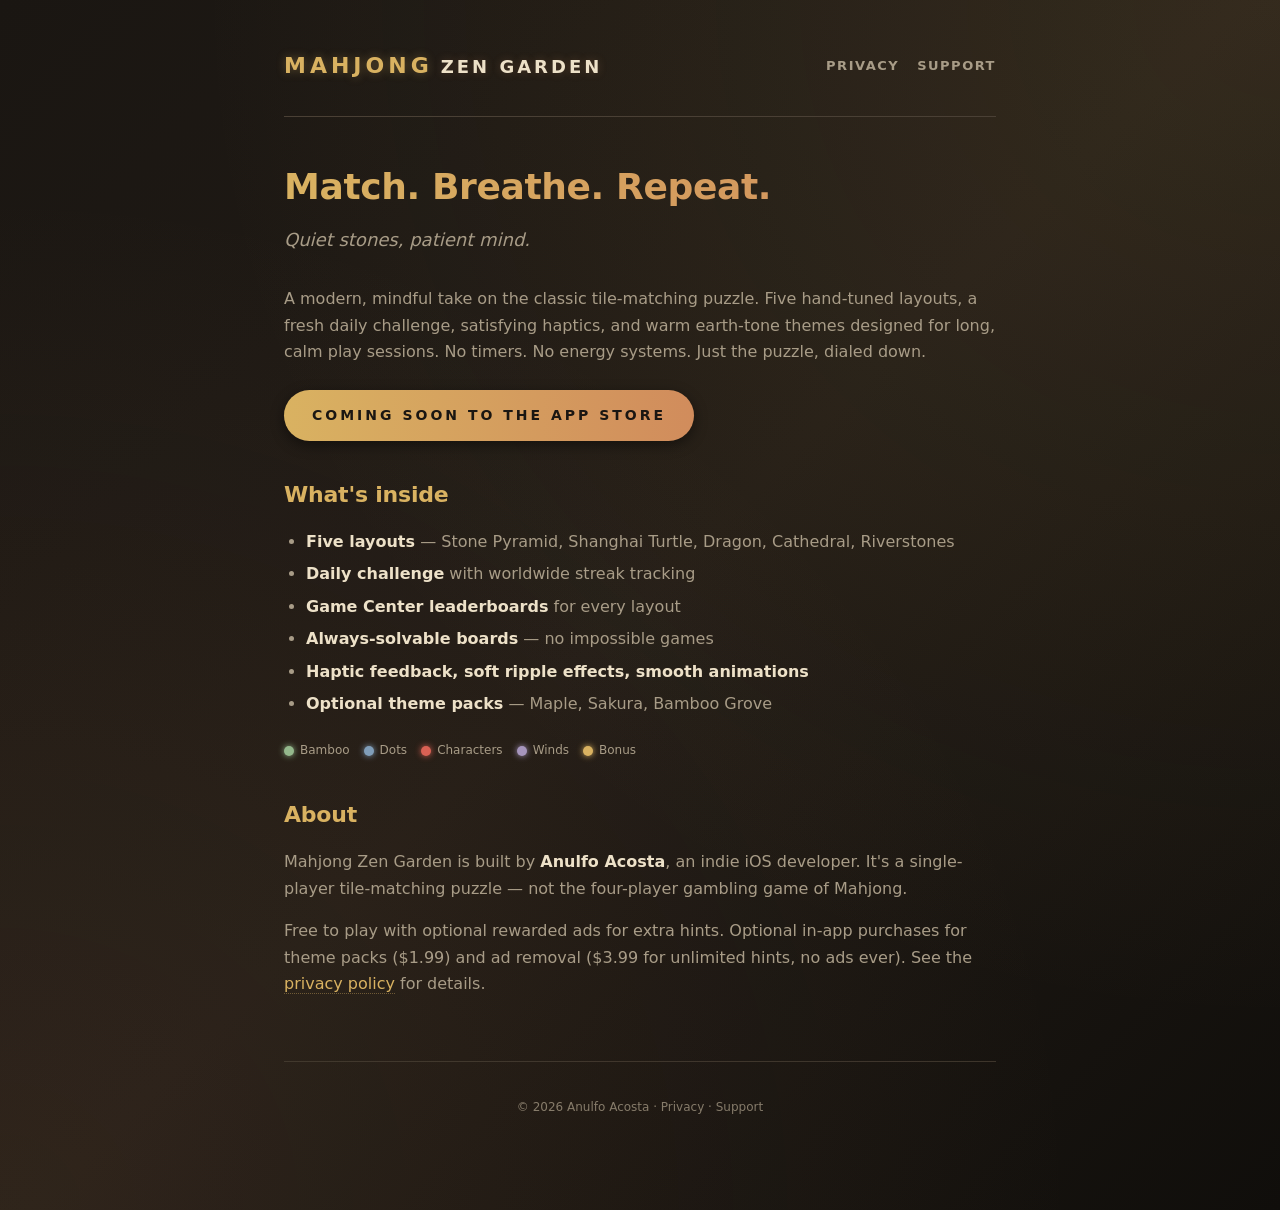
<file: index.html>
<!DOCTYPE html>
<html lang="en">
<head>
  <meta charset="UTF-8">
  <meta name="viewport" content="width=device-width, initial-scale=1.0">
  <meta name="theme-color" content="#1a1612">
  <title>Mahjong Zen Garden</title>
  <meta name="description" content="A quiet, modern take on the timeless tile-matching puzzle. Five hand-tuned layouts, daily challenges, no pressure.">
  <link rel="stylesheet" href="style.css">
</head>
<body>
  <div class="container">

    <header class="nav">
      <a class="brand" href="index.html">
        <span class="brand-neon">MAHJONG</span>
        <span class="brand-mahjong">ZEN GARDEN</span>
      </a>
      <nav class="nav-links">
        <a href="privacy.html">Privacy</a>
        <a href="support.html">Support</a>
      </nav>
    </header>

    <h1>Match. Breathe. Repeat.</h1>
    <p class="tagline">Quiet stones, patient mind.</p>

    <p>A modern, mindful take on the classic tile-matching puzzle. Five hand-tuned layouts, a fresh daily challenge, satisfying haptics, and warm earth-tone themes designed for long, calm play sessions. No timers. No energy systems. Just the puzzle, dialed down.</p>

    <a class="cta" href="#">Coming soon to the App Store</a>

    <h2>What's inside</h2>
    <ul>
      <li><strong>Five layouts</strong> — Stone Pyramid, Shanghai Turtle, Dragon, Cathedral, Riverstones</li>
      <li><strong>Daily challenge</strong> with worldwide streak tracking</li>
      <li><strong>Game Center leaderboards</strong> for every layout</li>
      <li><strong>Always-solvable boards</strong> — no impossible games</li>
      <li><strong>Haptic feedback, soft ripple effects, smooth animations</strong></li>
      <li><strong>Optional theme packs</strong> — Maple, Sakura, Bamboo Grove</li>
    </ul>

    <div class="legend">
      <span class="legend-dot" style="--color: var(--moss)">Bamboo</span>
      <span class="legend-dot" style="--color: var(--slate)">Dots</span>
      <span class="legend-dot" style="--color: var(--ember)">Characters</span>
      <span class="legend-dot" style="--color: var(--plum)">Winds</span>
      <span class="legend-dot" style="--color: var(--gold)">Bonus</span>
    </div>

    <h2>About</h2>
    <p>Mahjong Zen Garden is built by <strong>Anulfo Acosta</strong>, an indie iOS developer. It's a single-player tile-matching puzzle — not the four-player gambling game of Mahjong.</p>

    <p>Free to play with optional rewarded ads for extra hints. Optional in-app purchases for theme packs ($1.99) and ad removal ($3.99 for unlimited hints, no ads ever). See the <a href="privacy.html">privacy policy</a> for details.</p>

    <footer>
      <p>© 2026 Anulfo Acosta · <a href="privacy.html">Privacy</a> · <a href="support.html">Support</a></p>
    </footer>
  </div>
</body>
</html>
</file>
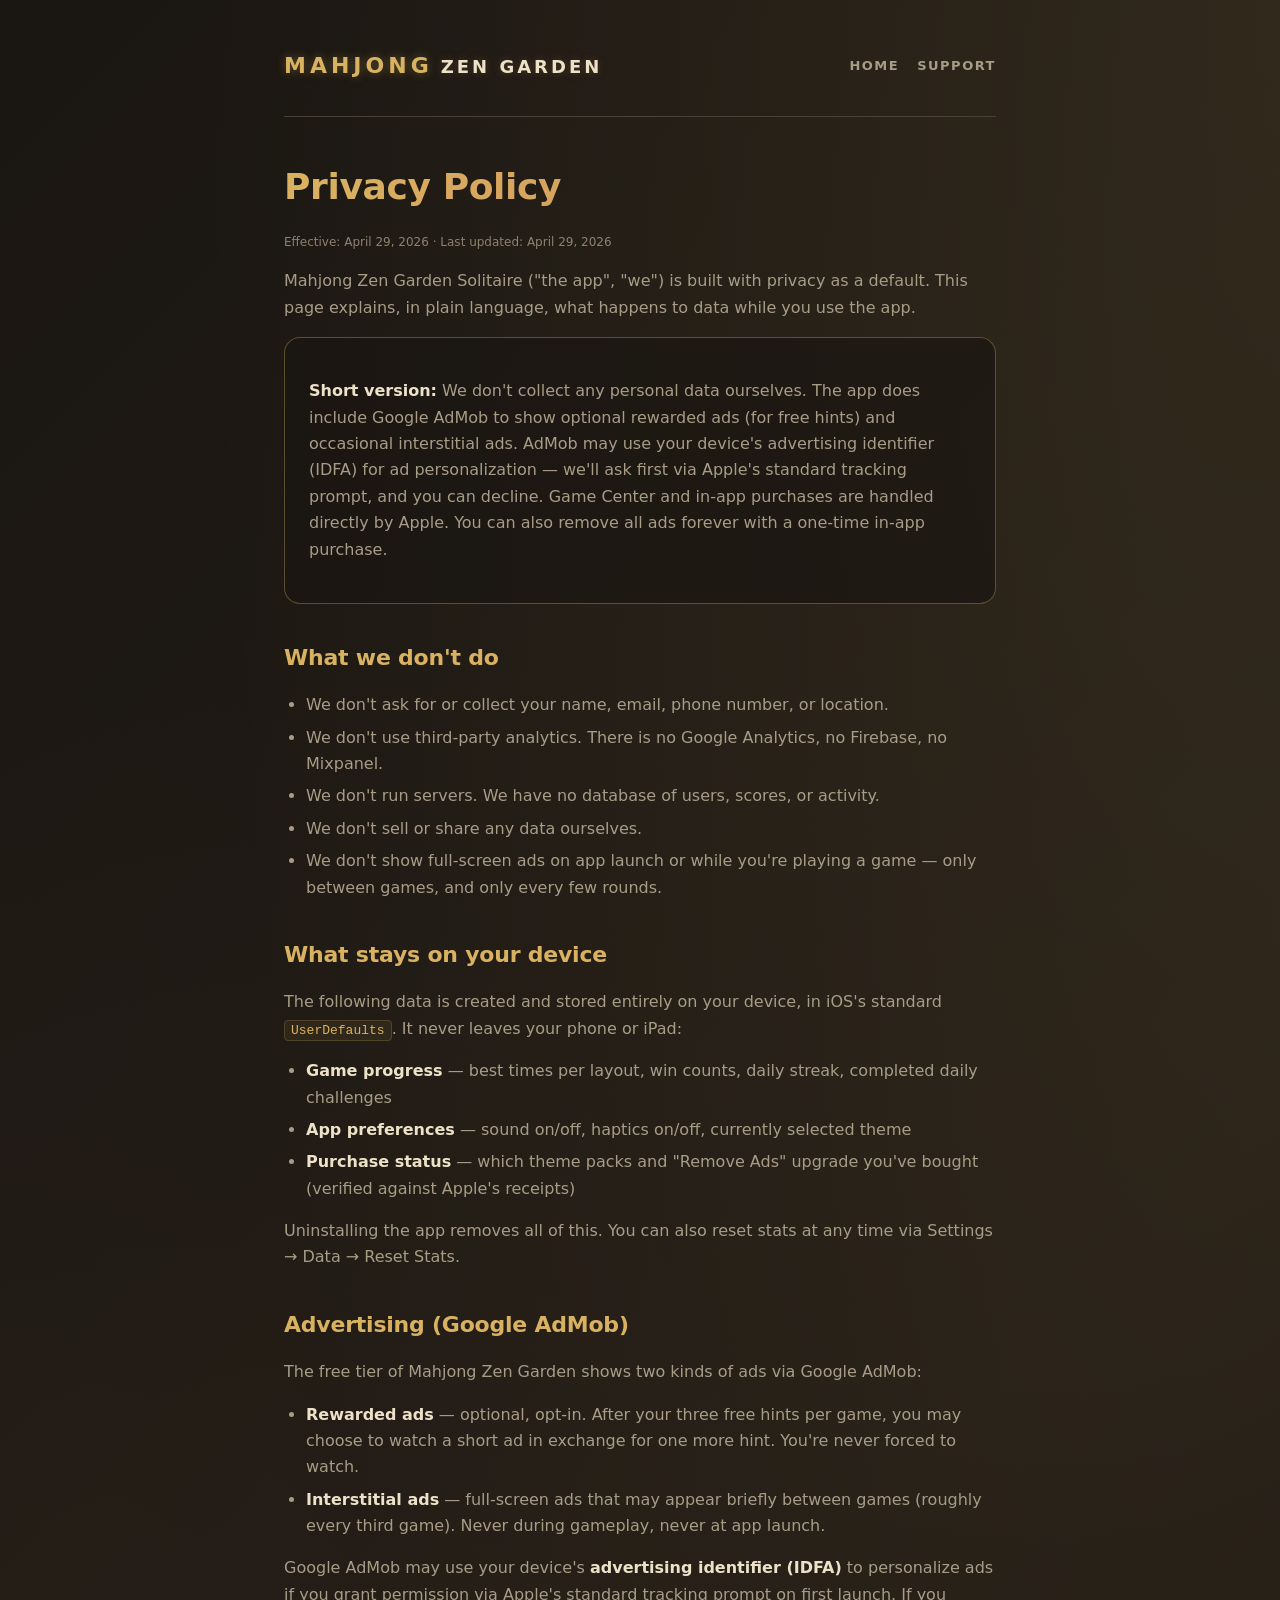
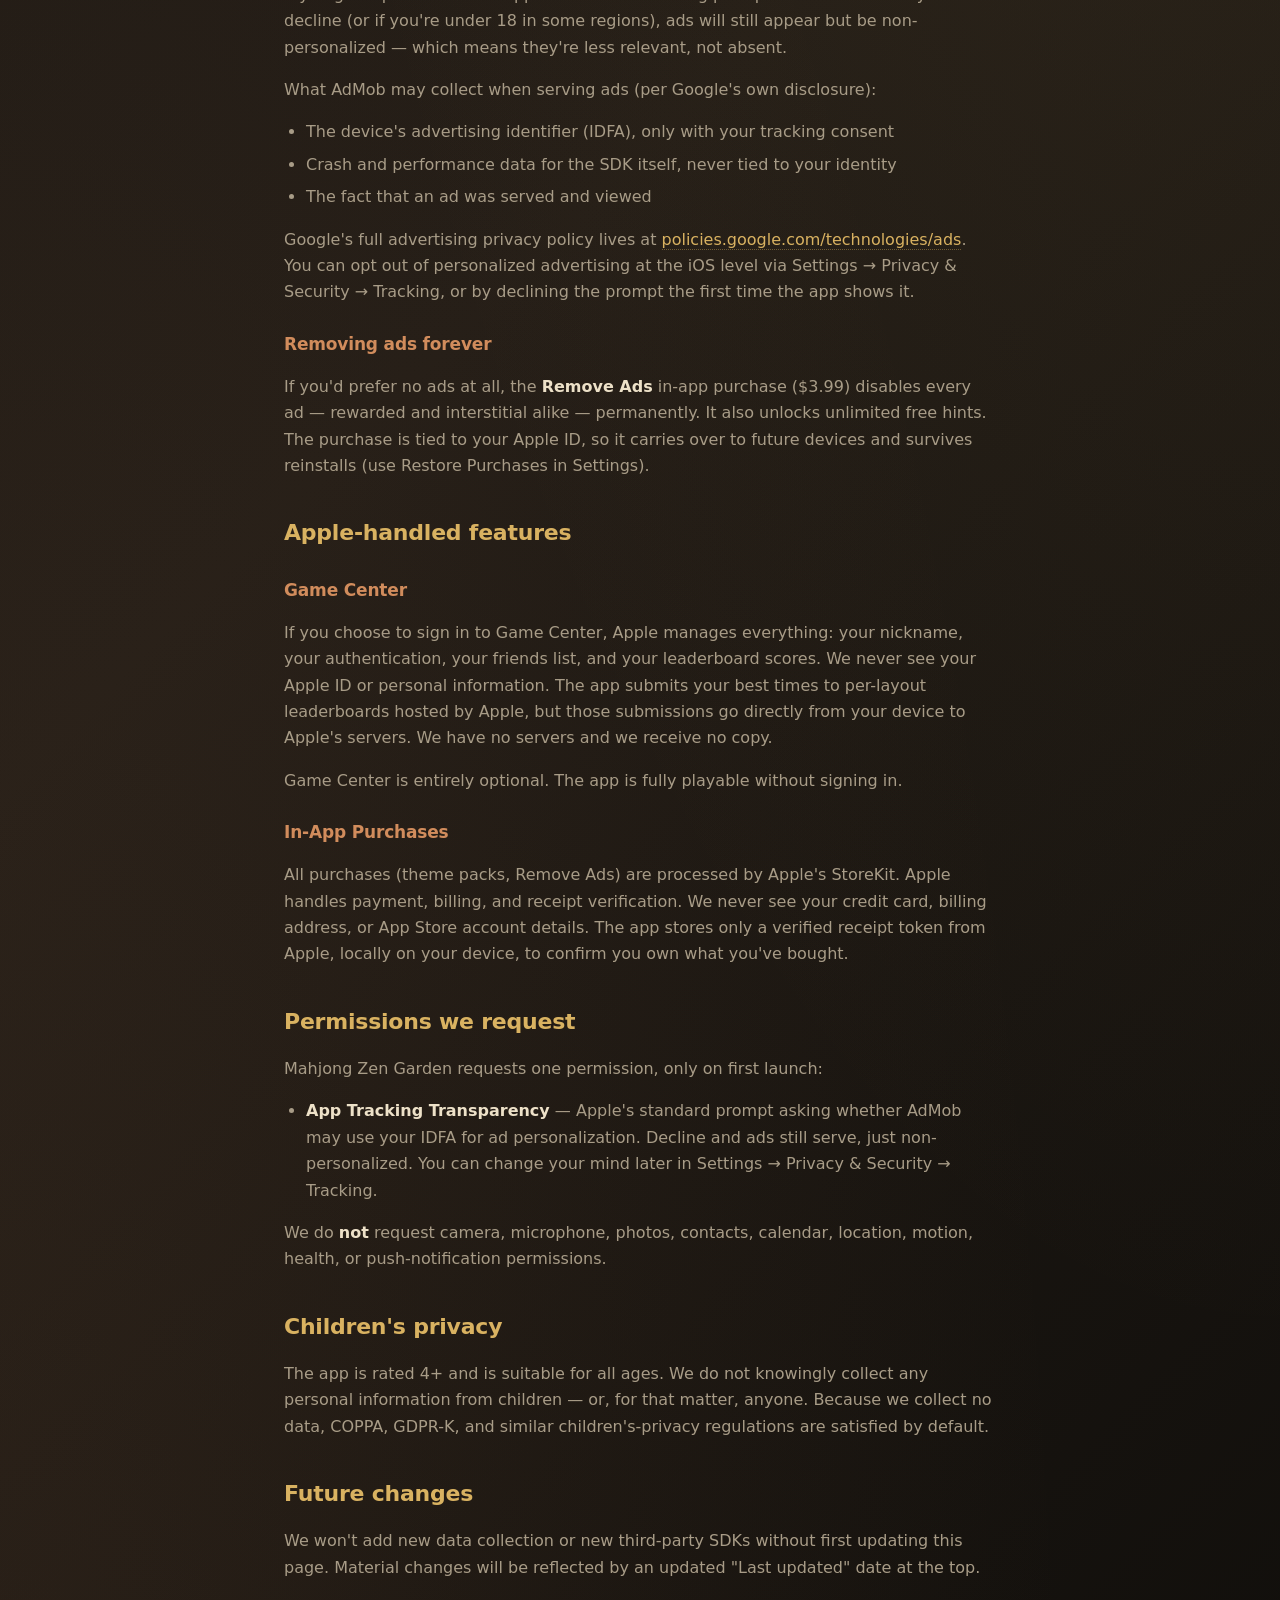
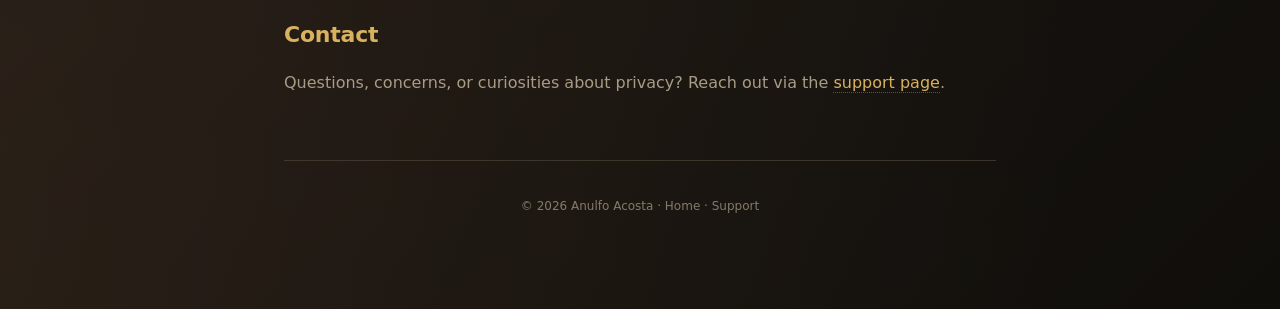
<file: privacy.html>
<!DOCTYPE html>
<html lang="en">
<head>
  <meta charset="UTF-8">
  <meta name="viewport" content="width=device-width, initial-scale=1.0">
  <meta name="theme-color" content="#1a1612">
  <title>Privacy Policy · Mahjong Zen Garden Solitaire</title>
  <meta name="description" content="Privacy policy for Mahjong Zen Garden Solitaire. We don't collect personal data.">
  <link rel="stylesheet" href="style.css">
</head>
<body>
  <div class="container">

    <header class="nav">
      <a class="brand" href="index.html">
        <span class="brand-neon">MAHJONG</span>
        <span class="brand-mahjong">ZEN GARDEN</span>
      </a>
      <nav class="nav-links">
        <a href="index.html">Home</a>
        <a href="support.html">Support</a>
      </nav>
    </header>

    <h1>Privacy Policy</h1>
    <p class="muted">Effective: April 29, 2026 · Last updated: April 29, 2026</p>

    <p>Mahjong Zen Garden Solitaire ("the app", "we") is built with privacy as a default. This page explains, in plain language, what happens to data while you use the app.</p>

    <div class="card accent">
      <p><strong>Short version:</strong> We don't collect any personal data ourselves. The app does include Google AdMob to show optional rewarded ads (for free hints) and occasional interstitial ads. AdMob may use your device's advertising identifier (IDFA) for ad personalization — we'll ask first via Apple's standard tracking prompt, and you can decline. Game Center and in-app purchases are handled directly by Apple. You can also remove all ads forever with a one-time in-app purchase.</p>
    </div>

    <h2>What we don't do</h2>
    <ul>
      <li>We don't ask for or collect your name, email, phone number, or location.</li>
      <li>We don't use third-party analytics. There is no Google Analytics, no Firebase, no Mixpanel.</li>
      <li>We don't run servers. We have no database of users, scores, or activity.</li>
      <li>We don't sell or share any data ourselves.</li>
      <li>We don't show full-screen ads on app launch or while you're playing a game — only between games, and only every few rounds.</li>
    </ul>

    <h2>What stays on your device</h2>
    <p>The following data is created and stored entirely on your device, in iOS's standard <code>UserDefaults</code>. It never leaves your phone or iPad:</p>
    <ul>
      <li><strong>Game progress</strong> — best times per layout, win counts, daily streak, completed daily challenges</li>
      <li><strong>App preferences</strong> — sound on/off, haptics on/off, currently selected theme</li>
      <li><strong>Purchase status</strong> — which theme packs and "Remove Ads" upgrade you've bought (verified against Apple's receipts)</li>
    </ul>
    <p>Uninstalling the app removes all of this. You can also reset stats at any time via Settings → Data → Reset Stats.</p>

    <h2>Advertising (Google AdMob)</h2>
    <p>The free tier of Mahjong Zen Garden shows two kinds of ads via Google AdMob:</p>
    <ul>
      <li><strong>Rewarded ads</strong> — optional, opt-in. After your three free hints per game, you may choose to watch a short ad in exchange for one more hint. You're never forced to watch.</li>
      <li><strong>Interstitial ads</strong> — full-screen ads that may appear briefly between games (roughly every third game). Never during gameplay, never at app launch.</li>
    </ul>

    <p>Google AdMob may use your device's <strong>advertising identifier (IDFA)</strong> to personalize ads if you grant permission via Apple's standard tracking prompt on first launch. If you decline (or if you're under 18 in some regions), ads will still appear but be non-personalized — which means they're less relevant, not absent.</p>

    <p>What AdMob may collect when serving ads (per Google's own disclosure):</p>
    <ul>
      <li>The device's advertising identifier (IDFA), only with your tracking consent</li>
      <li>Crash and performance data for the SDK itself, never tied to your identity</li>
      <li>The fact that an ad was served and viewed</li>
    </ul>

    <p>Google's full advertising privacy policy lives at <a href="https://policies.google.com/technologies/ads">policies.google.com/technologies/ads</a>. You can opt out of personalized advertising at the iOS level via Settings → Privacy &amp; Security → Tracking, or by declining the prompt the first time the app shows it.</p>

    <h3>Removing ads forever</h3>
    <p>If you'd prefer no ads at all, the <strong>Remove Ads</strong> in-app purchase ($3.99) disables every ad — rewarded and interstitial alike — permanently. It also unlocks unlimited free hints. The purchase is tied to your Apple ID, so it carries over to future devices and survives reinstalls (use Restore Purchases in Settings).</p>

    <h2>Apple-handled features</h2>

    <h3>Game Center</h3>
    <p>If you choose to sign in to Game Center, Apple manages everything: your nickname, your authentication, your friends list, and your leaderboard scores. We never see your Apple ID or personal information. The app submits your best times to per-layout leaderboards hosted by Apple, but those submissions go directly from your device to Apple's servers. We have no servers and we receive no copy.</p>
    <p>Game Center is entirely optional. The app is fully playable without signing in.</p>

    <h3>In-App Purchases</h3>
    <p>All purchases (theme packs, Remove Ads) are processed by Apple's StoreKit. Apple handles payment, billing, and receipt verification. We never see your credit card, billing address, or App Store account details. The app stores only a verified receipt token from Apple, locally on your device, to confirm you own what you've bought.</p>

    <h2>Permissions we request</h2>
    <p>Mahjong Zen Garden requests one permission, only on first launch:</p>
    <ul>
      <li><strong>App Tracking Transparency</strong> — Apple's standard prompt asking whether AdMob may use your IDFA for ad personalization. Decline and ads still serve, just non-personalized. You can change your mind later in Settings → Privacy &amp; Security → Tracking.</li>
    </ul>
    <p>We do <strong>not</strong> request camera, microphone, photos, contacts, calendar, location, motion, health, or push-notification permissions.</p>

    <h2>Children's privacy</h2>
    <p>The app is rated 4+ and is suitable for all ages. We do not knowingly collect any personal information from children — or, for that matter, anyone. Because we collect no data, COPPA, GDPR-K, and similar children's-privacy regulations are satisfied by default.</p>

    <h2>Future changes</h2>
    <p>We won't add new data collection or new third-party SDKs without first updating this page. Material changes will be reflected by an updated "Last updated" date at the top.</p>

    <h2>Contact</h2>
    <p>Questions, concerns, or curiosities about privacy? Reach out via the <a href="support.html">support page</a>.</p>

    <footer>
      <p>© 2026 Anulfo Acosta · <a href="index.html">Home</a> · <a href="support.html">Support</a></p>
    </footer>
  </div>
</body>
</html>
</file>
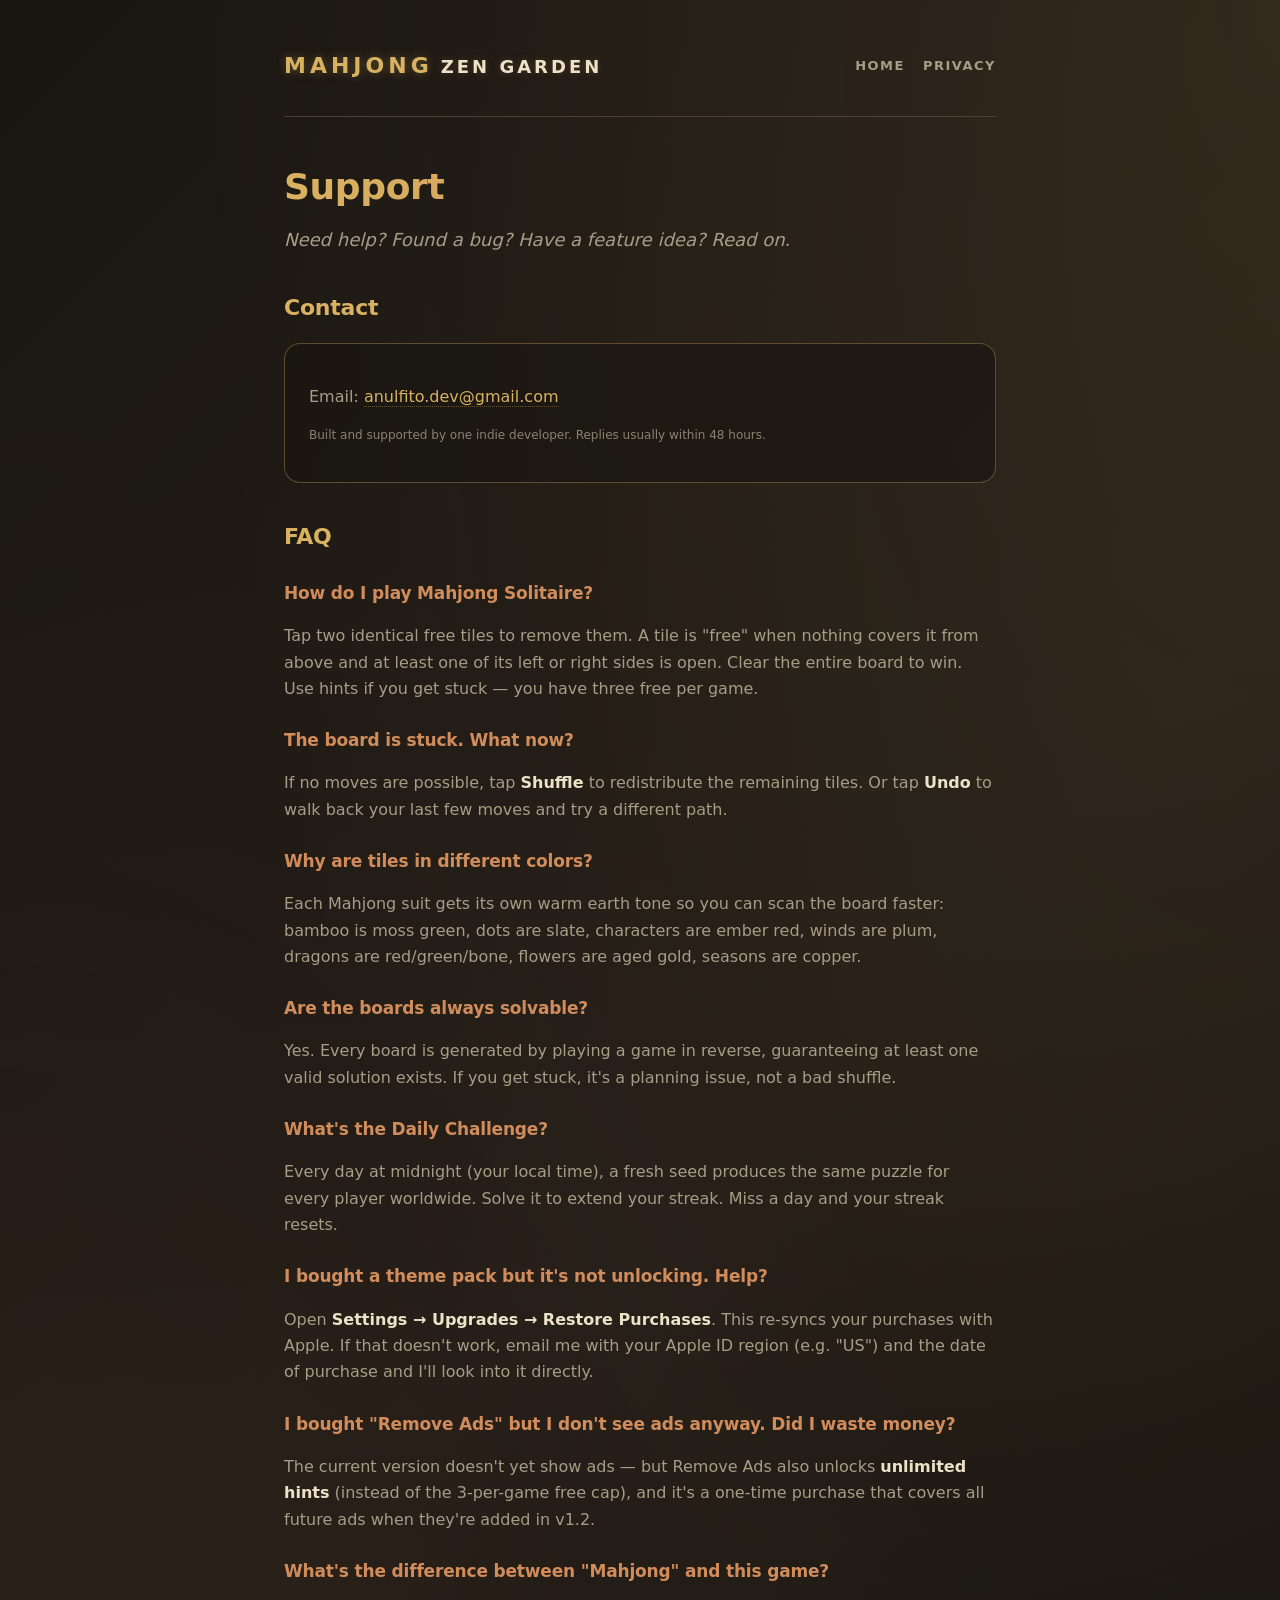
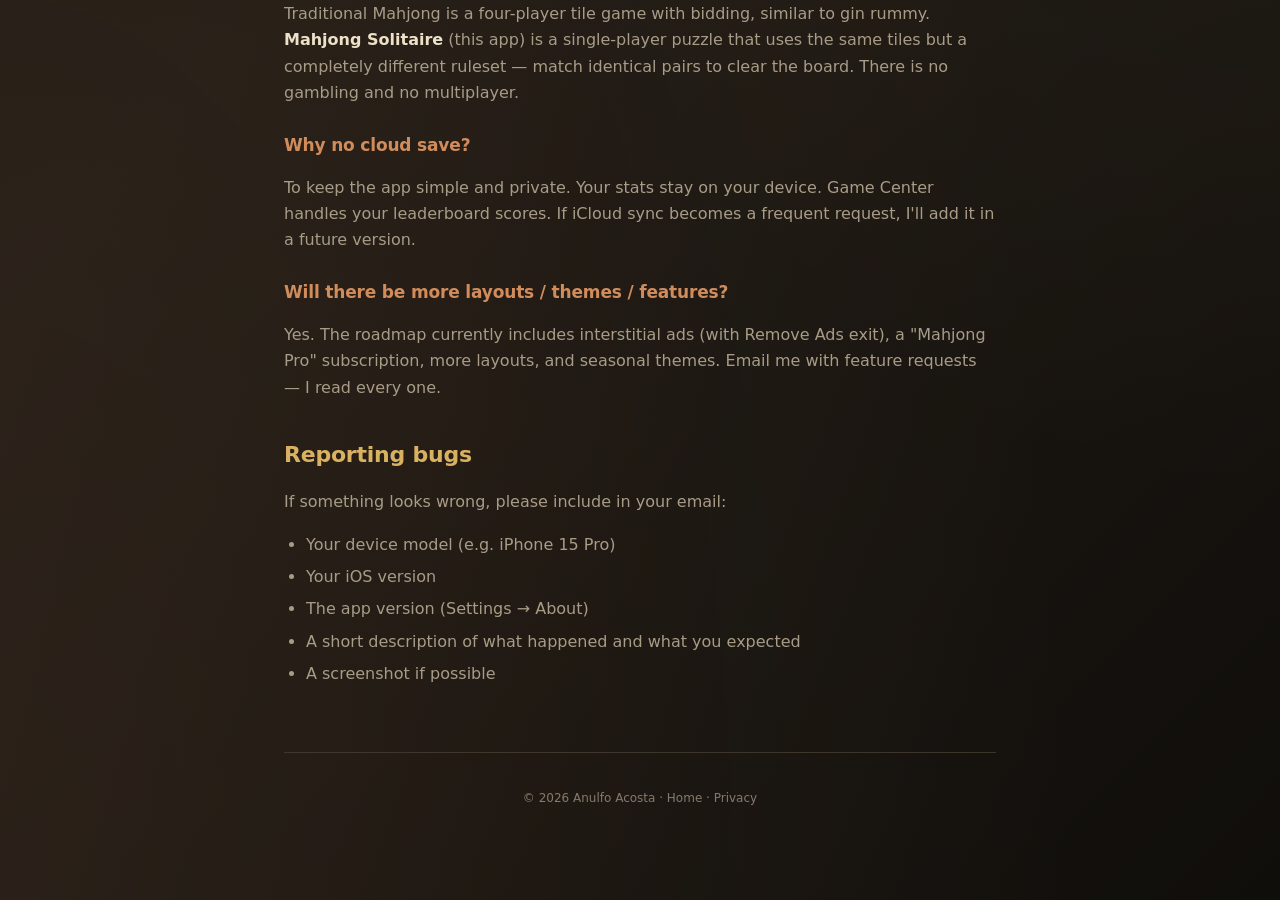
<file: support.html>
<!DOCTYPE html>
<html lang="en">
<head>
  <meta charset="UTF-8">
  <meta name="viewport" content="width=device-width, initial-scale=1.0">
  <meta name="theme-color" content="#1a1612">
  <title>Support · Mahjong Zen Garden Solitaire</title>
  <meta name="description" content="Support, frequently asked questions, and contact info for Mahjong Zen Garden Solitaire.">
  <link rel="stylesheet" href="style.css">
</head>
<body>
  <div class="container">

    <header class="nav">
      <a class="brand" href="index.html">
        <span class="brand-neon">MAHJONG</span>
        <span class="brand-mahjong">ZEN GARDEN</span>
      </a>
      <nav class="nav-links">
        <a href="index.html">Home</a>
        <a href="privacy.html">Privacy</a>
      </nav>
    </header>

    <h1>Support</h1>
    <p class="tagline">Need help? Found a bug? Have a feature idea? Read on.</p>

    <h2>Contact</h2>
    <div class="card accent">
      <p>Email: <a href="mailto:anulfito.dev@gmail.com">anulfito.dev@gmail.com</a></p>
      <p class="muted">Built and supported by one indie developer. Replies usually within 48 hours.</p>
    </div>

    <h2>FAQ</h2>

    <h3>How do I play Mahjong Solitaire?</h3>
    <p>Tap two identical free tiles to remove them. A tile is "free" when nothing covers it from above and at least one of its left or right sides is open. Clear the entire board to win. Use hints if you get stuck — you have three free per game.</p>

    <h3>The board is stuck. What now?</h3>
    <p>If no moves are possible, tap <strong>Shuffle</strong> to redistribute the remaining tiles. Or tap <strong>Undo</strong> to walk back your last few moves and try a different path.</p>

    <h3>Why are tiles in different colors?</h3>
    <p>Each Mahjong suit gets its own warm earth tone so you can scan the board faster: bamboo is moss green, dots are slate, characters are ember red, winds are plum, dragons are red/green/bone, flowers are aged gold, seasons are copper.</p>

    <h3>Are the boards always solvable?</h3>
    <p>Yes. Every board is generated by playing a game in reverse, guaranteeing at least one valid solution exists. If you get stuck, it's a planning issue, not a bad shuffle.</p>

    <h3>What's the Daily Challenge?</h3>
    <p>Every day at midnight (your local time), a fresh seed produces the same puzzle for every player worldwide. Solve it to extend your streak. Miss a day and your streak resets.</p>

    <h3>I bought a theme pack but it's not unlocking. Help?</h3>
    <p>Open <strong>Settings → Upgrades → Restore Purchases</strong>. This re-syncs your purchases with Apple. If that doesn't work, email me with your Apple ID region (e.g. "US") and the date of purchase and I'll look into it directly.</p>

    <h3>I bought "Remove Ads" but I don't see ads anyway. Did I waste money?</h3>
    <p>The current version doesn't yet show ads — but Remove Ads also unlocks <strong>unlimited hints</strong> (instead of the 3-per-game free cap), and it's a one-time purchase that covers all future ads when they're added in v1.2.</p>

    <h3>What's the difference between "Mahjong" and this game?</h3>
    <p>Traditional Mahjong is a four-player tile game with bidding, similar to gin rummy. <strong>Mahjong Solitaire</strong> (this app) is a single-player puzzle that uses the same tiles but a completely different ruleset — match identical pairs to clear the board. There is no gambling and no multiplayer.</p>

    <h3>Why no cloud save?</h3>
    <p>To keep the app simple and private. Your stats stay on your device. Game Center handles your leaderboard scores. If iCloud sync becomes a frequent request, I'll add it in a future version.</p>

    <h3>Will there be more layouts / themes / features?</h3>
    <p>Yes. The roadmap currently includes interstitial ads (with Remove Ads exit), a "Mahjong Pro" subscription, more layouts, and seasonal themes. Email me with feature requests — I read every one.</p>

    <h2>Reporting bugs</h2>
    <p>If something looks wrong, please include in your email:</p>
    <ul>
      <li>Your device model (e.g. iPhone 15 Pro)</li>
      <li>Your iOS version</li>
      <li>The app version (Settings → About)</li>
      <li>A short description of what happened and what you expected</li>
      <li>A screenshot if possible</li>
    </ul>

    <footer>
      <p>© 2026 Anulfo Acosta · <a href="index.html">Home</a> · <a href="privacy.html">Privacy</a></p>
    </footer>
  </div>
</body>
</html>
</file>
<file: style.css>
/* Zen Mahjong site — warm stone-garden aesthetic. */

:root {
  --bg-0: #1a1612;
  --bg-1: #221c16;
  --bg-2: #100e0b;
  --moss: #94b88c;
  --slate: #809eb9;
  --ember: #d96154;
  --gold: #d9b261;
  --copper: #d18c5c;
  --bone: #ede1c8;
  --plum: #a695bd;
  --text-dim: #a89c87;
  --tile-edge: #4a4035;
  --tile-face: #2d2620;
}

* { box-sizing: border-box; }

html, body {
  margin: 0;
  padding: 0;
  font-family: -apple-system, BlinkMacSystemFont, "SF Pro Rounded",
               "SF Pro Text", "Segoe UI", system-ui, sans-serif;
  font-feature-settings: "ss01", "cv01";
  background:
    radial-gradient(ellipse at top right, rgba(217, 178, 97, 0.10), transparent 60%),
    radial-gradient(ellipse at bottom left, rgba(209, 140, 92, 0.08), transparent 60%),
    linear-gradient(135deg, var(--bg-0) 0%, var(--bg-1) 50%, var(--bg-2) 100%);
  color: var(--bone);
  min-height: 100vh;
  line-height: 1.65;
  -webkit-font-smoothing: antialiased;
  text-rendering: optimizeLegibility;
}

a {
  color: var(--gold);
  text-decoration: none;
  border-bottom: 1px dotted rgba(217, 178, 97, 0.4);
  transition: color 0.15s ease, border-color 0.15s ease;
}
a:hover { color: var(--copper); border-color: rgba(209, 140, 92, 0.7); }

.container {
  max-width: 760px;
  margin: 0 auto;
  padding: 48px 24px 80px;
}

header.nav {
  display: flex;
  align-items: center;
  justify-content: space-between;
  padding-bottom: 32px;
  border-bottom: 1px solid var(--tile-edge);
  margin-bottom: 40px;
}

.brand {
  display: inline-flex;
  align-items: baseline;
  gap: 8px;
  text-decoration: none;
  border: none;
}
.brand-neon {
  font-size: 22px;
  font-weight: 800;
  letter-spacing: 4px;
  color: var(--gold);
  text-shadow: 0 0 10px rgba(217, 178, 97, 0.35);
}
.brand-mahjong {
  font-size: 18px;
  font-weight: 700;
  letter-spacing: 3px;
  color: var(--bone);
  text-shadow: 0 0 8px rgba(209, 140, 92, 0.25);
}

nav.nav-links {
  display: flex;
  gap: 18px;
}
nav.nav-links a {
  font-size: 13px;
  font-weight: 600;
  letter-spacing: 1.5px;
  text-transform: uppercase;
  border: none;
  color: var(--text-dim);
}
nav.nav-links a:hover { color: var(--gold); }

h1, h2, h3 {
  font-weight: 800;
  letter-spacing: -0.01em;
  color: var(--bone);
  margin: 0 0 16px;
}
h1 {
  font-size: 36px;
  background: linear-gradient(90deg, var(--gold), var(--copper));
  -webkit-background-clip: text;
  background-clip: text;
  color: transparent;
}
h2 {
  font-size: 22px;
  color: var(--gold);
  margin-top: 36px;
}
h3 {
  font-size: 17px;
  color: var(--copper);
  margin-top: 24px;
}

p { color: var(--text-dim); }
p strong { color: var(--bone); font-weight: 600; }

ul {
  color: var(--text-dim);
  padding-left: 22px;
}
li { margin-bottom: 6px; }
li strong { color: var(--bone); }

.tagline {
  font-size: 18px;
  font-weight: 500;
  color: var(--text-dim);
  margin-top: -8px;
  margin-bottom: 32px;
  font-style: italic;
}

.card {
  background: rgba(26, 22, 18, 0.7);
  border: 1px solid var(--tile-edge);
  border-radius: 16px;
  padding: 24px;
  margin-bottom: 16px;
}
.card.accent { border-color: rgba(217, 178, 97, 0.35); }

.cta {
  display: inline-block;
  padding: 14px 28px;
  border-radius: 999px;
  font-weight: 800;
  font-size: 14px;
  letter-spacing: 3px;
  text-transform: uppercase;
  color: var(--bg-0);
  background: linear-gradient(90deg, var(--gold), var(--copper));
  border: none;
  margin-top: 8px;
  box-shadow: 0 4px 14px rgba(0, 0, 0, 0.45);
  transition: transform 0.15s ease, box-shadow 0.15s ease;
}
.cta:hover {
  transform: translateY(-1px);
  box-shadow: 0 6px 18px rgba(0, 0, 0, 0.55);
}

.legend {
  display: flex;
  flex-wrap: wrap;
  gap: 14px;
  margin: 24px 0;
}
.legend-dot {
  display: inline-flex;
  align-items: center;
  gap: 6px;
  font-size: 12px;
  font-weight: 500;
  color: var(--text-dim);
}
.legend-dot::before {
  content: "";
  display: inline-block;
  width: 10px;
  height: 10px;
  border-radius: 50%;
  background: var(--color, var(--gold));
  box-shadow: 0 0 6px var(--color, var(--gold));
}

.muted {
  font-size: 12px;
  color: var(--text-dim);
  opacity: 0.8;
}

footer {
  text-align: center;
  margin-top: 64px;
  padding-top: 24px;
  border-top: 1px solid var(--tile-edge);
  font-size: 12px;
  color: var(--text-dim);
  opacity: 0.75;
}
footer a { color: var(--text-dim); border: none; }
footer a:hover { color: var(--gold); }

code {
  background: rgba(217, 178, 97, 0.08);
  border: 1px solid rgba(217, 178, 97, 0.2);
  border-radius: 4px;
  padding: 2px 6px;
  font-family: ui-monospace, "SF Mono", Menlo, monospace;
  font-size: 13px;
  color: var(--gold);
}
</file>
